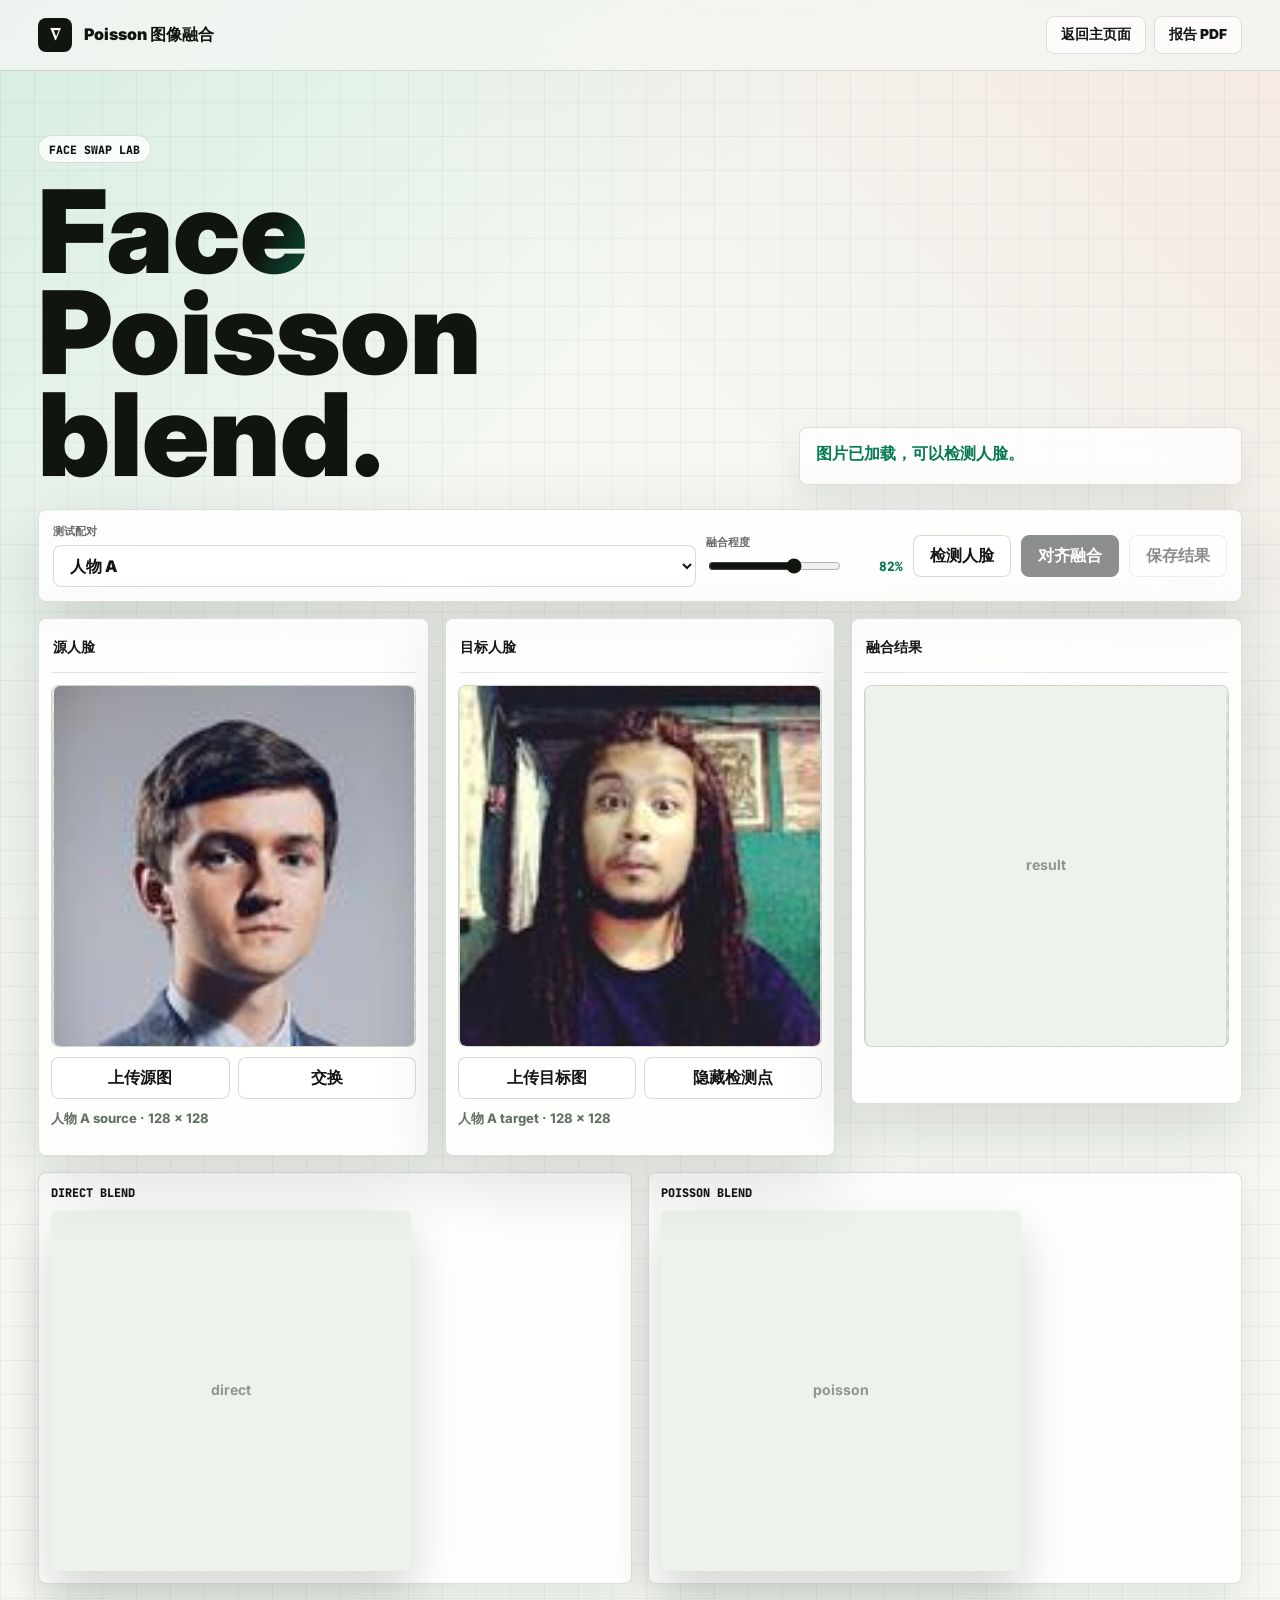
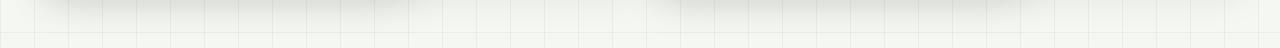
<file: faceswap.html>
<!DOCTYPE html>
<html lang="zh-CN">
<head>
  <meta charset="UTF-8">
  <meta name="viewport" content="width=device-width, initial-scale=1.0">
  <title>人脸融合小页面</title>
  <link href="https://fonts.googleapis.com/css2?family=Inter:wght@400;500;600;700;800;900&family=JetBrains+Mono:wght@400;600;700&display=swap" rel="stylesheet">
  <style>
    :root {
      --bg: #f4f7f2;
      --surface: rgba(255, 255, 255, 0.86);
      --surface-soft: #eef3ed;
      --ink: #10150f;
      --muted: #637061;
      --line: rgba(16, 21, 15, 0.13);
      --accent: #00a66d;
      --accent-strong: #047a54;
      --coral: #ff6f59;
      --blue: #2878ff;
      --shadow: 0 24px 70px rgba(16, 21, 15, 0.14);
      --radius: 8px;
      --page-pad: clamp(16px, 3vw, 48px);
    }

    * {
      box-sizing: border-box;
    }

    body {
      min-height: 100vh;
      margin: 0;
      color: var(--ink);
      background:
        linear-gradient(135deg, rgba(0, 166, 109, 0.12), transparent 32%),
        linear-gradient(225deg, rgba(255, 111, 89, 0.1), transparent 34%),
        linear-gradient(90deg, rgba(16, 21, 15, 0.045) 1px, transparent 1px),
        linear-gradient(180deg, rgba(16, 21, 15, 0.045) 1px, transparent 1px),
        var(--bg);
      background-size: auto, auto, 34px 34px, 34px 34px, auto;
      font-family: Inter, "PingFang SC", "Microsoft YaHei", -apple-system, BlinkMacSystemFont, "Segoe UI", sans-serif;
    }

    button,
    input,
    select {
      font: inherit;
    }

    .nav {
      position: sticky;
      top: 0;
      z-index: 20;
      padding: 0 var(--page-pad);
      background: rgba(244, 247, 242, 0.78);
      border-bottom: 1px solid var(--line);
      backdrop-filter: blur(18px);
    }

    .nav-inner {
      max-width: 1600px;
      min-height: 70px;
      margin: 0 auto;
      display: flex;
      align-items: center;
      justify-content: space-between;
      gap: 18px;
    }

    .brand,
    .nav-link {
      color: var(--ink);
      text-decoration: none;
      font-weight: 900;
    }

    .brand {
      display: flex;
      align-items: center;
      gap: 12px;
      white-space: nowrap;
    }

    .brand-mark {
      width: 34px;
      height: 34px;
      display: grid;
      place-items: center;
      color: #fff;
      background: var(--ink);
      border-radius: var(--radius);
      font-weight: 900;
    }

    .nav-actions {
      display: flex;
      align-items: center;
      gap: 8px;
    }

    .nav-link {
      min-height: 38px;
      display: inline-flex;
      align-items: center;
      padding: 0 14px;
      background: rgba(255, 255, 255, 0.76);
      border: 1px solid var(--line);
      border-radius: var(--radius);
      font-size: 0.86rem;
    }

    .page {
      max-width: 1600px;
      margin: 0 auto;
      padding: clamp(28px, 5vw, 70px) var(--page-pad) 64px;
    }

    .hero {
      display: grid;
      grid-template-columns: minmax(0, 0.8fr) minmax(280px, 0.5fr);
      align-items: end;
      gap: clamp(18px, 4vw, 54px);
      margin-bottom: 24px;
    }

    .kicker {
      display: inline-flex;
      align-items: center;
      min-height: 28px;
      padding: 0 10px;
      color: var(--ink);
      background: rgba(255, 255, 255, 0.78);
      border: 1px solid var(--line);
      border-radius: 999px;
      font-family: "JetBrains Mono", ui-monospace, SFMono-Regular, Menlo, monospace;
      font-size: 0.72rem;
      font-weight: 800;
      text-transform: uppercase;
    }

    h1 {
      max-width: 960px;
      margin: 18px 0 0;
      font-size: clamp(3.3rem, 9vw, 8.8rem);
      line-height: 0.88;
      letter-spacing: 0;
      font-weight: 900;
    }

    h1 span {
      display: block;
      color: transparent;
      background: linear-gradient(120deg, #10150f 0 34%, #047a54 48%, #2878ff 76%, #ff6f59 100%);
      -webkit-background-clip: text;
      background-clip: text;
    }

    .status {
      min-height: 58px;
      padding: 14px 16px;
      color: var(--muted);
      background: rgba(255, 255, 255, 0.8);
      border: 1px solid var(--line);
      border-radius: var(--radius);
      box-shadow: 0 14px 36px rgba(16, 21, 15, 0.08);
      font-weight: 750;
      line-height: 1.45;
    }

    .status.ready,
    .status.success {
      color: var(--accent-strong);
    }

    .status.busy {
      color: #9b6a08;
    }

    .status.error {
      color: #b93f2d;
    }

    .toolbar {
      margin: 0 0 16px;
      padding: 14px;
      display: grid;
      grid-template-columns: minmax(180px, 1fr) repeat(4, auto);
      align-items: center;
      gap: 10px;
      background: var(--surface);
      border: 1px solid var(--line);
      border-radius: var(--radius);
      box-shadow: var(--shadow);
      backdrop-filter: blur(18px);
    }

    .control {
      min-width: 0;
    }

    .label {
      display: block;
      margin-bottom: 6px;
      color: rgba(16, 21, 15, 0.64);
      font-family: "JetBrains Mono", ui-monospace, SFMono-Regular, Menlo, monospace;
      font-size: 0.68rem;
      font-weight: 800;
      text-transform: uppercase;
    }

    select,
    .btn {
      min-height: 42px;
      color: var(--ink);
      background: rgba(255, 255, 255, 0.82);
      border: 1px solid rgba(16, 21, 15, 0.16);
      border-radius: var(--radius);
      font-weight: 850;
    }

    select {
      width: 100%;
      padding: 0 12px;
    }

    .btn {
      padding: 0 16px;
      cursor: pointer;
      transition: transform 0.16s, background 0.16s, border-color 0.16s;
      white-space: nowrap;
    }

    .btn:hover:not(:disabled) {
      transform: translateY(-1px);
      background: #fff;
      border-color: rgba(16, 21, 15, 0.28);
    }

    .btn.primary {
      color: #fff;
      background: var(--ink);
      border-color: var(--ink);
    }

    .btn:disabled {
      cursor: not-allowed;
      opacity: 0.48;
    }

    .range-row {
      min-width: min(240px, 100%);
      display: grid;
      grid-template-columns: minmax(120px, 1fr) 54px;
      align-items: center;
      gap: 10px;
    }

    input[type="range"] {
      width: 100%;
      accent-color: var(--ink);
    }

    .range-value {
      color: var(--accent-strong);
      font-family: "JetBrains Mono", ui-monospace, SFMono-Regular, Menlo, monospace;
      font-size: 0.8rem;
      font-weight: 900;
      text-align: right;
    }

    .grid {
      display: grid;
      grid-template-columns: repeat(3, minmax(0, 1fr));
      gap: 16px;
      align-items: start;
    }

    .panel {
      min-width: 0;
      padding: 12px;
      background: var(--surface);
      border: 1px solid var(--line);
      border-radius: var(--radius);
      box-shadow: var(--shadow);
      backdrop-filter: blur(18px);
    }

    .panel-header {
      min-height: 42px;
      display: flex;
      align-items: center;
      justify-content: space-between;
      gap: 10px;
      padding: 2px 2px 10px;
      border-bottom: 1px solid rgba(16, 21, 15, 0.1);
    }

    .panel-title {
      font-size: 0.88rem;
      font-weight: 900;
      text-transform: uppercase;
    }

    .canvas-wrap {
      min-height: 360px;
      display: grid;
      place-items: center;
      margin-top: 12px;
      overflow: hidden;
      background:
        linear-gradient(45deg, rgba(16, 21, 15, 0.045) 25%, transparent 25%),
        linear-gradient(-45deg, rgba(16, 21, 15, 0.045) 25%, transparent 25%),
        linear-gradient(45deg, transparent 75%, rgba(16, 21, 15, 0.045) 75%),
        linear-gradient(-45deg, transparent 75%, rgba(16, 21, 15, 0.045) 75%),
        #edf3ea;
      background-size: 18px 18px;
      background-position: 0 0, 0 9px, 9px -9px, -9px 0;
      border: 1px solid rgba(16, 21, 15, 0.12);
      border-radius: var(--radius);
    }

    canvas {
      max-width: 100%;
      height: auto;
      display: block;
      background: #f7faf6;
      border-radius: 6px;
      box-shadow: 0 22px 48px rgba(16, 21, 15, 0.17);
    }

    .panel-actions {
      margin-top: 10px;
      display: grid;
      grid-template-columns: repeat(2, minmax(0, 1fr));
      gap: 8px;
    }

    .file-input {
      display: none;
    }

    .meta {
      min-height: 34px;
      margin-top: 10px;
      color: var(--muted);
      font-size: 0.82rem;
      font-weight: 750;
      line-height: 1.45;
      overflow-wrap: anywhere;
    }

    .comparison {
      margin-top: 16px;
      display: grid;
      grid-template-columns: repeat(2, minmax(0, 1fr));
      gap: 16px;
    }

    .comparison figure {
      margin: 0;
      padding: 12px;
      background: var(--surface);
      border: 1px solid var(--line);
      border-radius: var(--radius);
      box-shadow: 0 14px 36px rgba(16, 21, 15, 0.08);
    }

    .comparison figcaption {
      margin-bottom: 10px;
      color: var(--ink);
      font-family: "JetBrains Mono", ui-monospace, SFMono-Regular, Menlo, monospace;
      font-size: 0.74rem;
      font-weight: 900;
      text-transform: uppercase;
    }

    @media (max-width: 1100px) {
      .hero,
      .grid,
      .toolbar,
      .comparison {
        grid-template-columns: 1fr;
      }

      .toolbar {
        align-items: stretch;
      }
    }

    @media (max-width: 620px) {
      .nav-inner,
      .nav-actions {
        align-items: stretch;
        flex-direction: column;
      }

      .nav-link,
      .btn {
        justify-content: center;
        width: 100%;
      }

      h1 {
        font-size: clamp(2.8rem, 17vw, 5rem);
      }

      .canvas-wrap {
        min-height: 280px;
      }
    }
  </style>
</head>
<body>
  <nav class="nav">
    <div class="nav-inner">
      <a class="brand" href="index.html">
        <span class="brand-mark">∇</span>
        Poisson 图像融合
      </a>
      <div class="nav-actions">
        <a class="nav-link" href="index.html">返回主页面</a>
        <a class="nav-link" id="reportLink" href="report/option3_report.pdf">报告 PDF</a>
      </div>
    </div>
  </nav>

  <main class="page">
    <section class="hero">
      <div>
        <span class="kicker">Face Swap Lab</span>
        <h1><span>Face</span> Poisson blend.</h1>
      </div>
      <div id="status" class="status ready">请选择一组预设或上传图片。</div>
    </section>

    <section class="toolbar" aria-label="人脸融合控制">
      <div class="control">
        <label class="label" for="pairSelect">测试配对</label>
        <select id="pairSelect">
          <option value="face1">人物 A</option>
          <option value="face2">人物 B</option>
          <option value="face3">人物 C</option>
          <option value="face4">人物 D</option>
        </select>
      </div>
      <div class="control">
        <span class="label">融合程度</span>
        <div class="range-row">
          <input type="range" id="blendSlider" min="45" max="100" step="1" value="82">
          <span id="blendValue" class="range-value">82%</span>
        </div>
      </div>
      <button type="button" id="detectBtn" class="btn">检测人脸</button>
      <button type="button" id="blendBtn" class="btn primary" disabled>对齐融合</button>
      <button type="button" id="saveBtn" class="btn" disabled>保存结果</button>
    </section>

    <section class="grid" aria-label="人脸融合工作区">
      <article class="panel">
        <div class="panel-header">
          <span class="panel-title">源人脸</span>
        </div>
        <div class="canvas-wrap">
          <canvas id="sourceCanvas" width="360" height="360"></canvas>
        </div>
        <div class="panel-actions">
          <button type="button" id="sourceUploadBtn" class="btn">上传源图</button>
          <button type="button" id="swapBtn" class="btn">交换</button>
          <input id="sourceUpload" class="file-input" type="file" accept="image/*">
        </div>
        <div id="sourceMeta" class="meta"></div>
      </article>

      <article class="panel">
        <div class="panel-header">
          <span class="panel-title">目标人脸</span>
        </div>
        <div class="canvas-wrap">
          <canvas id="targetCanvas" width="360" height="360"></canvas>
        </div>
        <div class="panel-actions">
          <button type="button" id="targetUploadBtn" class="btn">上传目标图</button>
          <button type="button" id="landmarksBtn" class="btn">隐藏检测点</button>
          <input id="targetUpload" class="file-input" type="file" accept="image/*">
        </div>
        <div id="targetMeta" class="meta"></div>
      </article>

      <article class="panel">
        <div class="panel-header">
          <span class="panel-title">融合结果</span>
        </div>
        <div class="canvas-wrap">
          <canvas id="resultCanvas" width="360" height="360"></canvas>
        </div>
        <div id="resultMeta" class="meta"></div>
      </article>
    </section>

    <section class="comparison" aria-label="结果对比">
      <figure>
        <figcaption>Direct blend</figcaption>
        <canvas id="directCanvas" width="360" height="360"></canvas>
      </figure>
      <figure>
        <figcaption>Poisson blend</figcaption>
        <canvas id="poissonCanvas" width="360" height="360"></canvas>
      </figure>
    </section>
  </main>

  <script src="faceswap.js"></script>
</body>
</html>
</file>
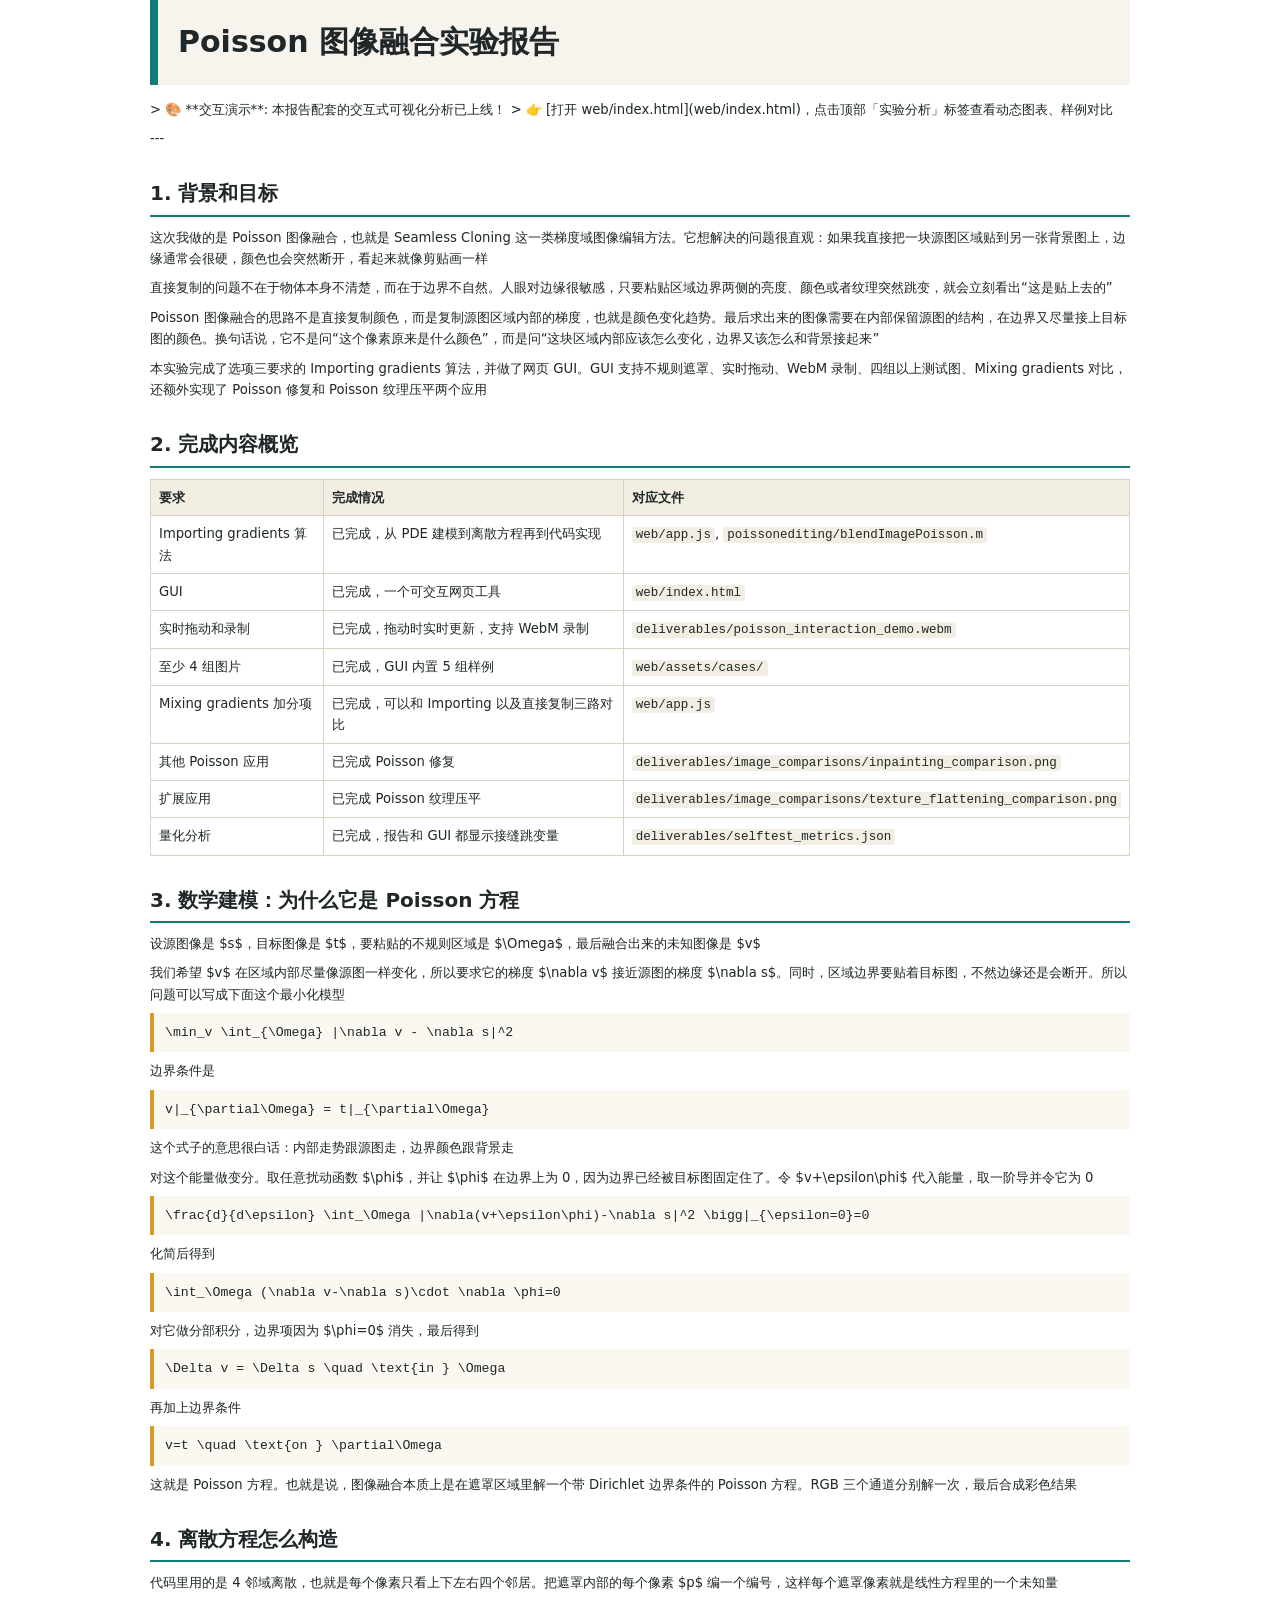
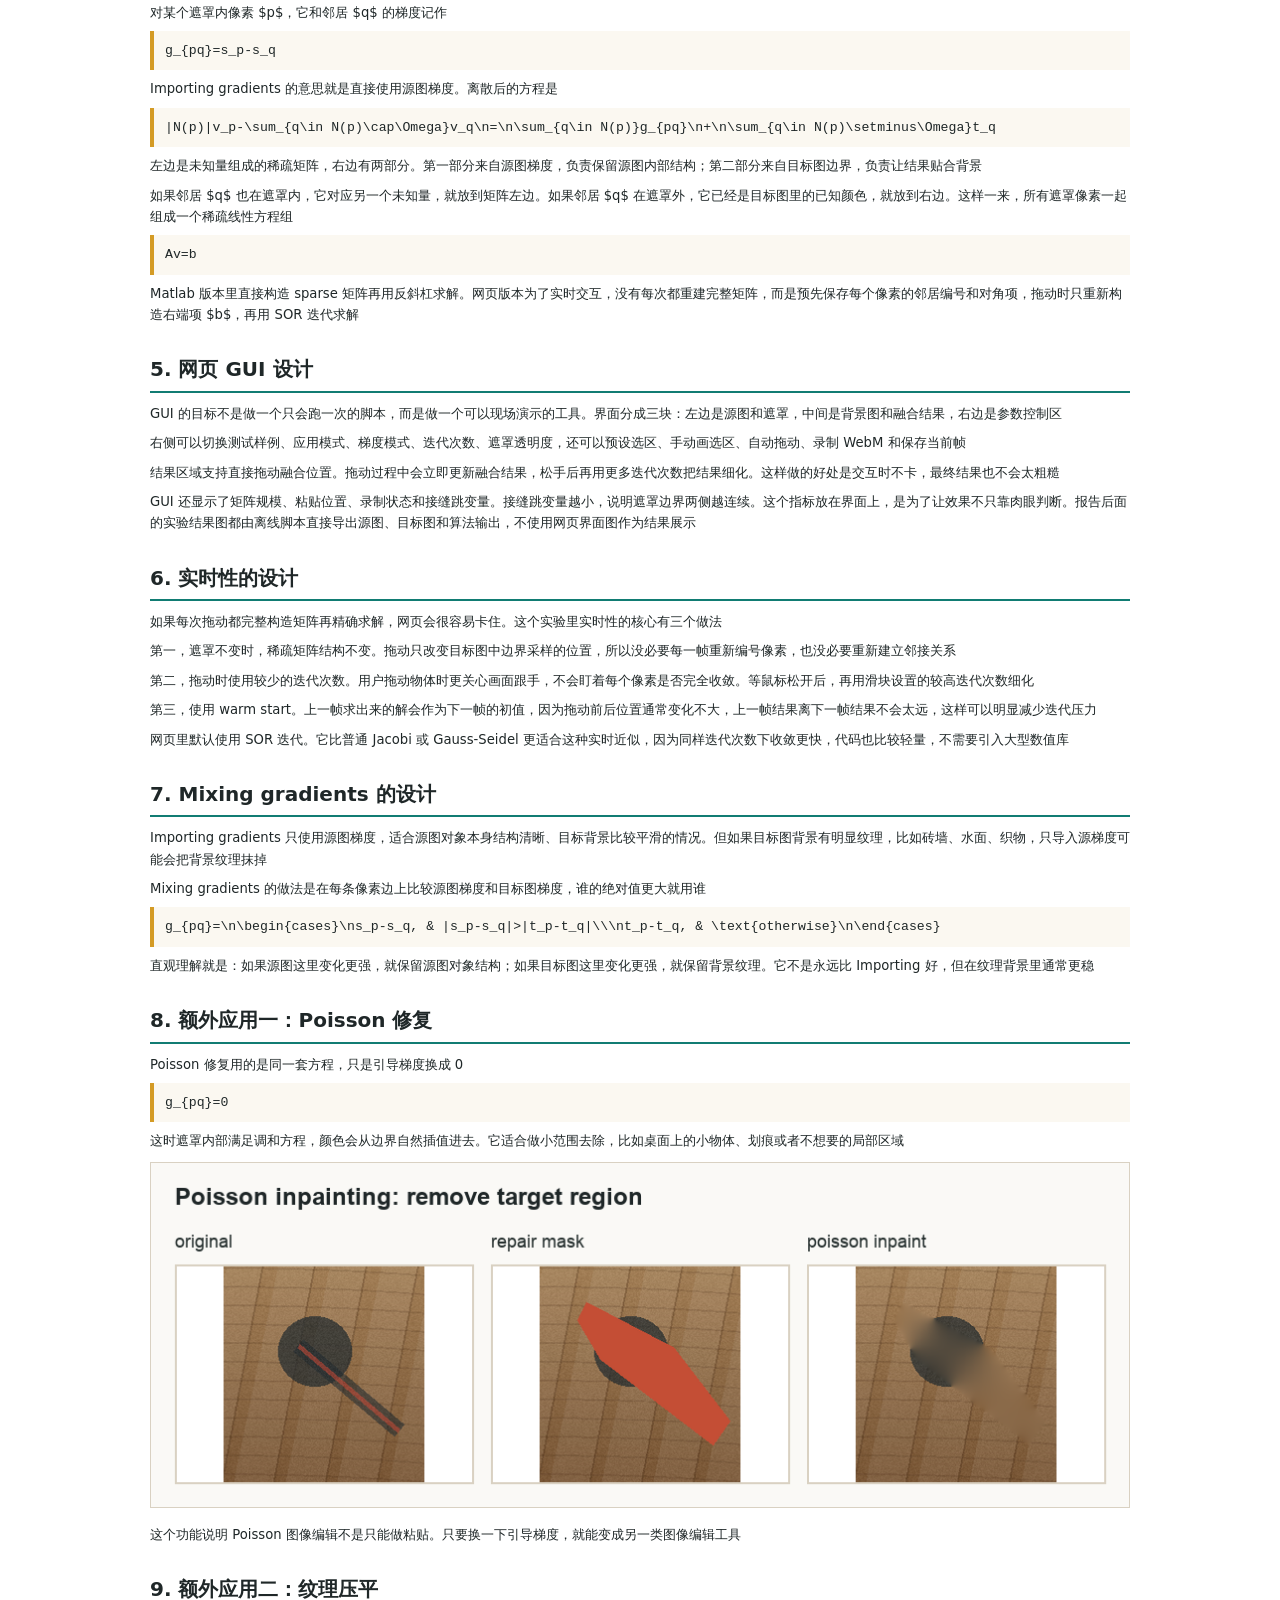
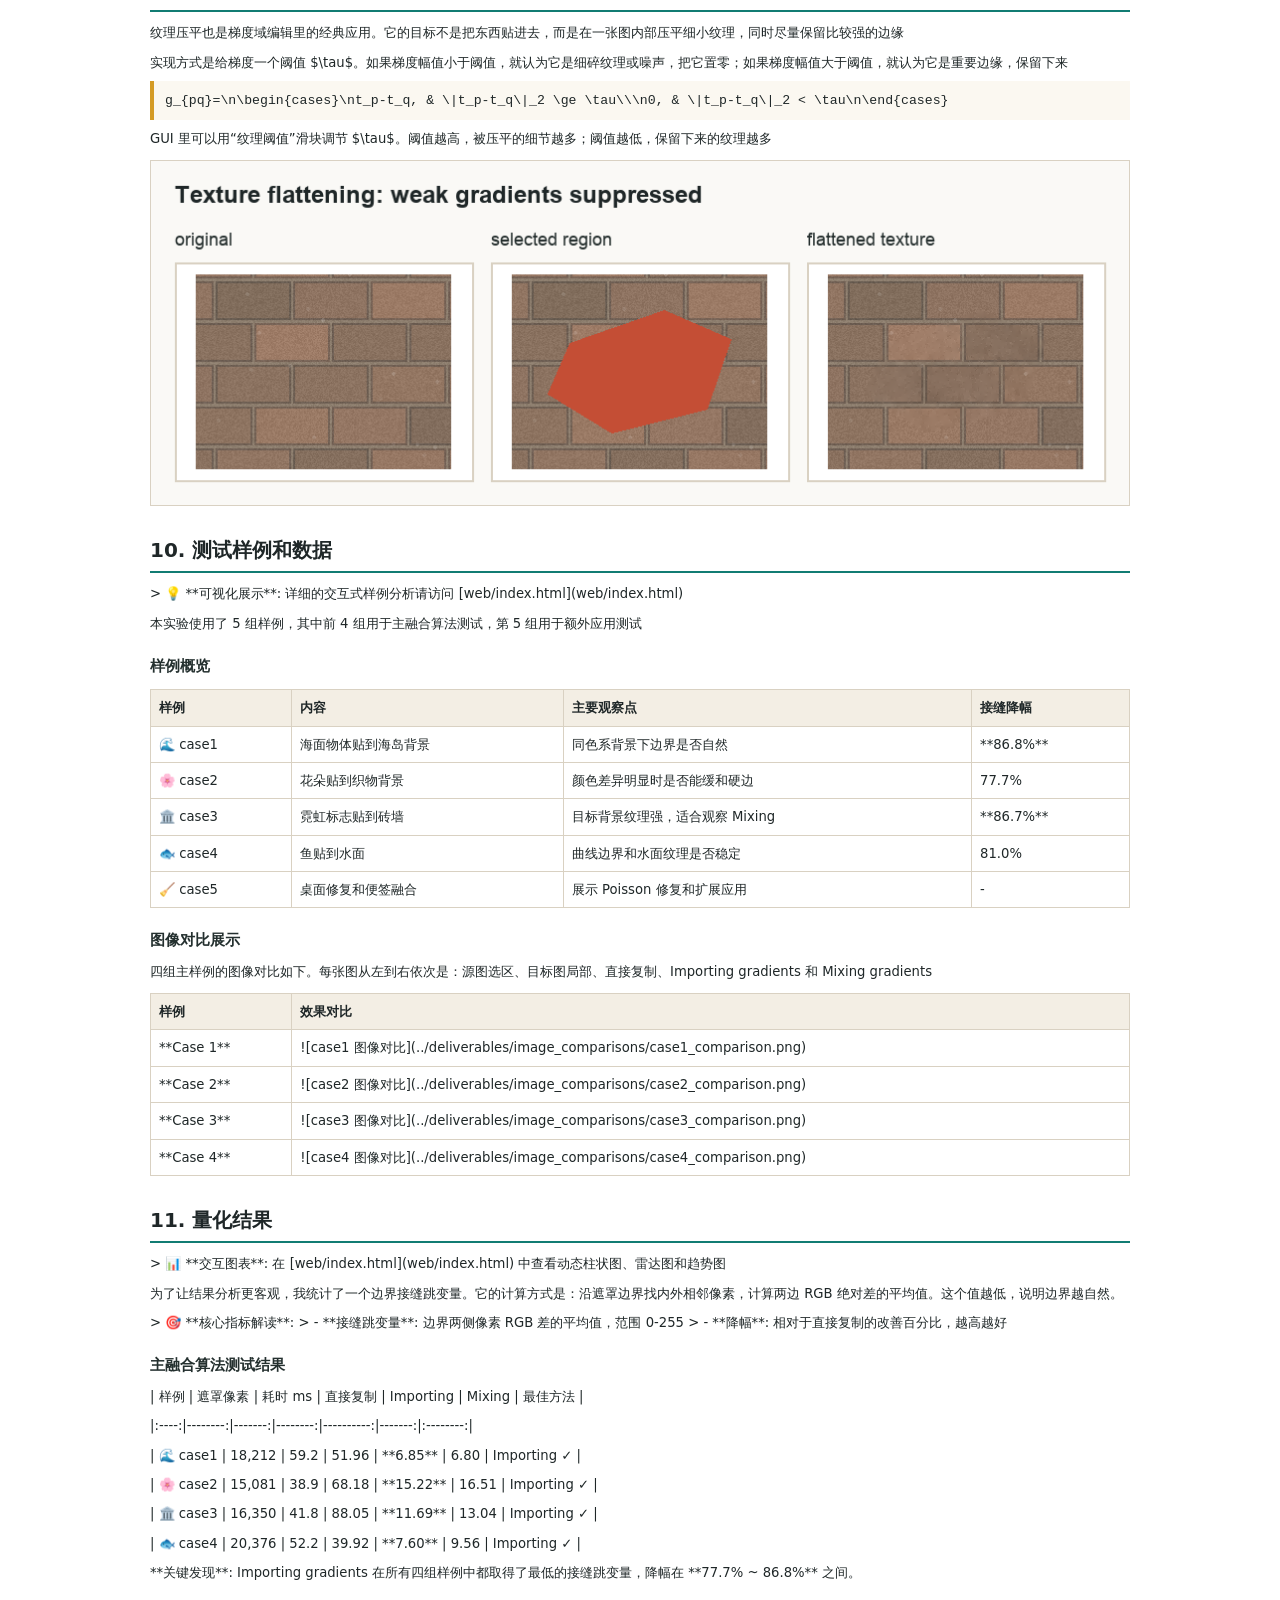
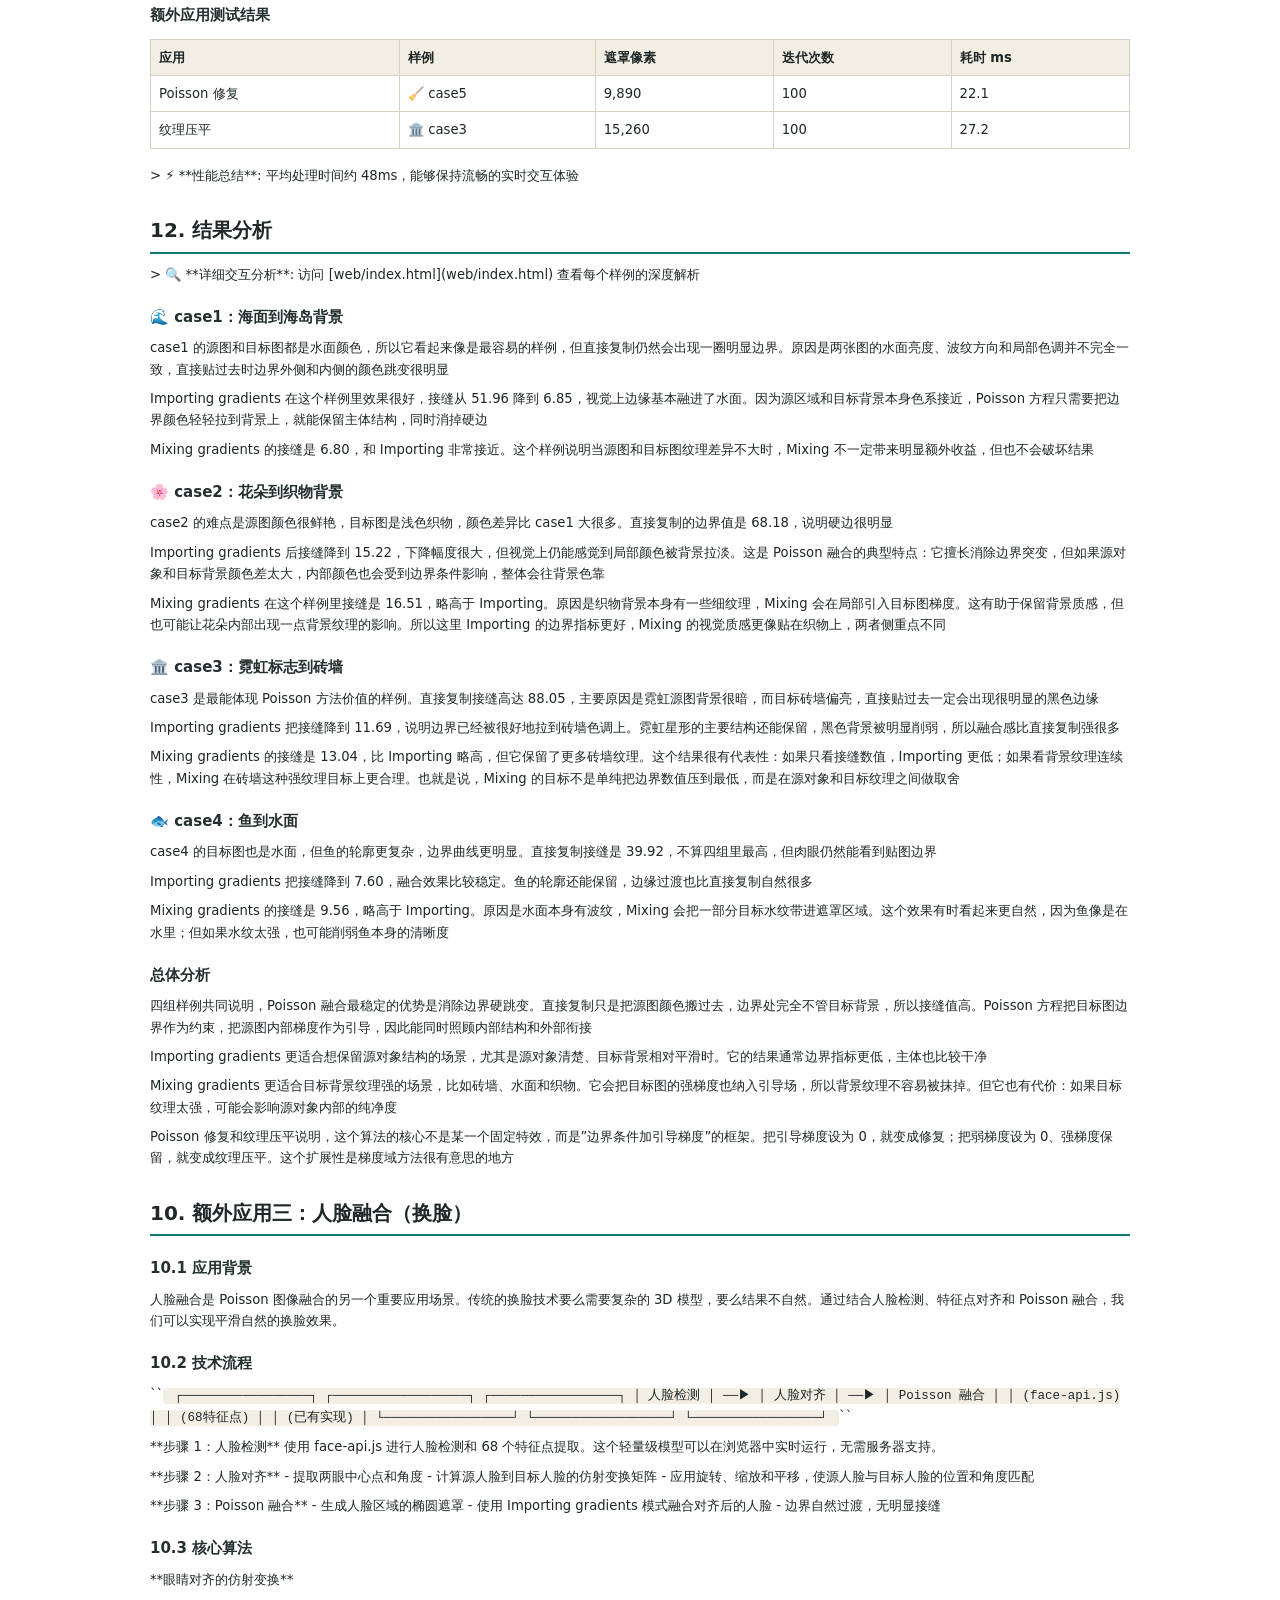
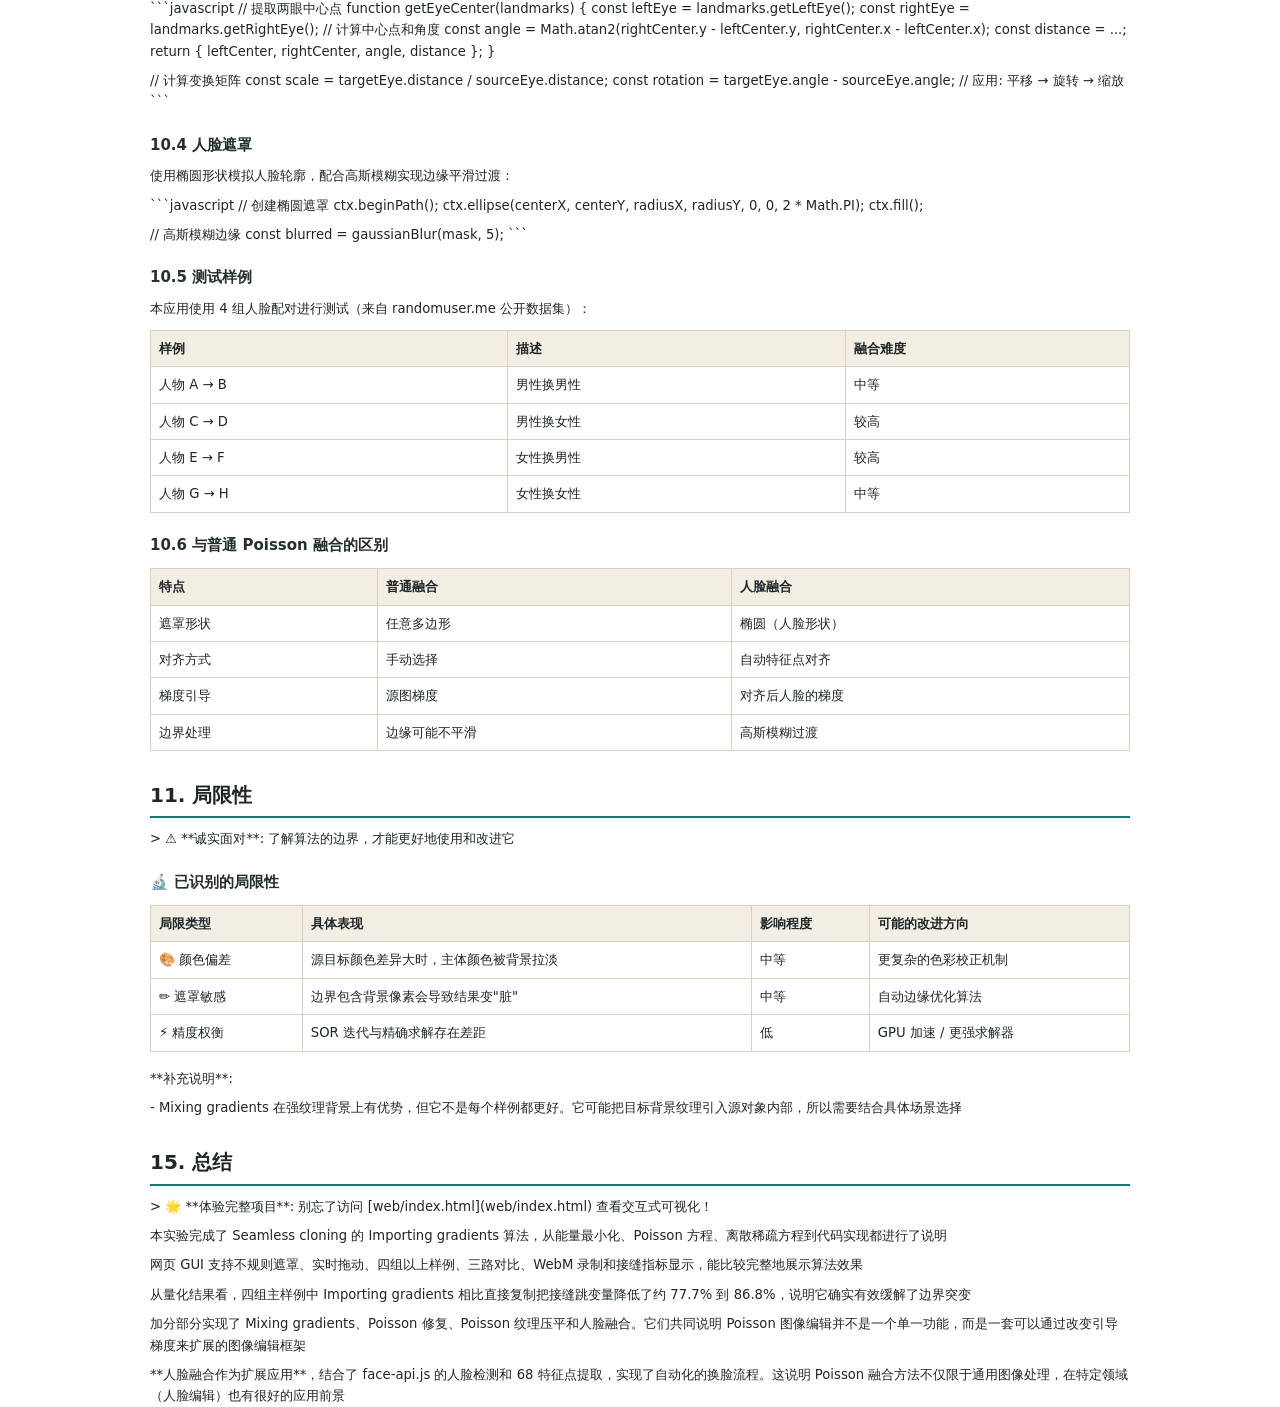
<file: report/option3_report.html>
<!doctype html><html lang="zh-CN"><head><meta charset="utf-8"><title>选项三：Poisson 图像融合实验报告</title><style>
@page { margin: 17mm 15mm; }
* { box-sizing: border-box; }
body {
  margin: 0;
  color: #1f2728;
  background: white;
  font-family: ui-sans-serif, system-ui, -apple-system, BlinkMacSystemFont, "Segoe UI", "PingFang SC", "Microsoft YaHei", sans-serif;
  font-size: 13.2px;
  line-height: 1.62;
}
h1 { margin: 0 0 14px; padding: 18px 20px; border-left: 8px solid #117c73; background: #f7f4ed; font-size: 30px; }
h2 { margin: 28px 0 10px; padding-bottom: 5px; border-bottom: 2px solid #117c73; font-size: 20px; }
h3 { margin: 20px 0 7px; font-size: 15px; color: #24302f; }
p { margin: 8px 0; }
code { padding: 1px 4px; background: #f3eee4; border-radius: 3px; font-family: ui-monospace, SFMono-Regular, Menlo, Consolas, monospace; font-size: 0.95em; }
table { width: 100%; margin: 11px 0 16px; border-collapse: collapse; page-break-inside: avoid; }
th, td { padding: 7px 8px; border: 1px solid #d9d1c2; vertical-align: top; }
th { background: #f3eee4; text-align: left; }
img { display: block; max-width: 100%; margin: 10px auto 16px; border: 1px solid #d9d1c2; }
.math { margin: 8px 0; padding: 9px 11px; border-left: 4px solid #d49b25; background: #fbf8f1; font-family: ui-monospace, SFMono-Regular, Menlo, Consolas, monospace; white-space: pre-wrap; }
.content { max-width: 980px; margin: 0 auto; }
</style></head><body><main class="content"><h1>Poisson 图像融合实验报告</h1>
<p>&gt; 🎨 **交互演示**: 本报告配套的交互式可视化分析已上线！ &gt; 👉 [打开 web/index.html](web/index.html)，点击顶部「实验分析」标签查看动态图表、样例对比</p>
<p>---</p>
<h2>1. 背景和目标</h2>
<p>这次我做的是 Poisson 图像融合，也就是 Seamless Cloning 这一类梯度域图像编辑方法。它想解决的问题很直观：如果我直接把一块源图区域贴到另一张背景图上，边缘通常会很硬，颜色也会突然断开，看起来就像剪贴画一样</p>
<p>直接复制的问题不在于物体本身不清楚，而在于边界不自然。人眼对边缘很敏感，只要粘贴区域边界两侧的亮度、颜色或者纹理突然跳变，就会立刻看出“这是贴上去的”</p>
<p>Poisson 图像融合的思路不是直接复制颜色，而是复制源图区域内部的梯度，也就是颜色变化趋势。最后求出来的图像需要在内部保留源图的结构，在边界又尽量接上目标图的颜色。换句话说，它不是问“这个像素原来是什么颜色”，而是问“这块区域内部应该怎么变化，边界又该怎么和背景接起来”</p>
<p>本实验完成了选项三要求的 Importing gradients 算法，并做了网页 GUI。GUI 支持不规则遮罩、实时拖动、WebM 录制、四组以上测试图、Mixing gradients 对比，还额外实现了 Poisson 修复和 Poisson 纹理压平两个应用</p>
<h2>2. 完成内容概览</h2>
<table><thead><tr>
<th>要求</th>
<th>完成情况</th>
<th>对应文件</th>
</tr></thead><tbody>
<tr>
<td>Importing gradients 算法</td>
<td>已完成，从 PDE 建模到离散方程再到代码实现</td>
<td><code>web/app.js</code>, <code>poissonediting/blendImagePoisson.m</code></td>
</tr>
<tr>
<td>GUI</td>
<td>已完成，一个可交互网页工具</td>
<td><code>web/index.html</code></td>
</tr>
<tr>
<td>实时拖动和录制</td>
<td>已完成，拖动时实时更新，支持 WebM 录制</td>
<td><code>deliverables/poisson_interaction_demo.webm</code></td>
</tr>
<tr>
<td>至少 4 组图片</td>
<td>已完成，GUI 内置 5 组样例</td>
<td><code>web/assets/cases/</code></td>
</tr>
<tr>
<td>Mixing gradients 加分项</td>
<td>已完成，可以和 Importing 以及直接复制三路对比</td>
<td><code>web/app.js</code></td>
</tr>
<tr>
<td>其他 Poisson 应用</td>
<td>已完成 Poisson 修复</td>
<td><code>deliverables/image_comparisons/inpainting_comparison.png</code></td>
</tr>
<tr>
<td>扩展应用</td>
<td>已完成 Poisson 纹理压平</td>
<td><code>deliverables/image_comparisons/texture_flattening_comparison.png</code></td>
</tr>
<tr>
<td>量化分析</td>
<td>已完成，报告和 GUI 都显示接缝跳变量</td>
<td><code>deliverables/selftest_metrics.json</code></td>
</tr>
</tbody></table>
<h2>3. 数学建模：为什么它是 Poisson 方程</h2>
<p>设源图像是 $s$，目标图像是 $t$，要粘贴的不规则区域是 $\Omega$，最后融合出来的未知图像是 $v$</p>
<p>我们希望 $v$ 在区域内部尽量像源图一样变化，所以要求它的梯度 $\nabla v$ 接近源图的梯度 $\nabla s$。同时，区域边界要贴着目标图，不然边缘还是会断开。所以问题可以写成下面这个最小化模型</p>
<div class="math">\min_v \int_{\Omega} |\nabla v - \nabla s|^2</div>
<p>边界条件是</p>
<div class="math">v|_{\partial\Omega} = t|_{\partial\Omega}</div>
<p>这个式子的意思很白话：内部走势跟源图走，边界颜色跟背景走</p>
<p>对这个能量做变分。取任意扰动函数 $\phi$，并让 $\phi$ 在边界上为 0，因为边界已经被目标图固定住了。令 $v+\epsilon\phi$ 代入能量，取一阶导并令它为 0</p>
<div class="math">\frac{d}{d\epsilon} \int_\Omega |\nabla(v+\epsilon\phi)-\nabla s|^2 \bigg|_{\epsilon=0}=0</div>
<p>化简后得到</p>
<div class="math">\int_\Omega (\nabla v-\nabla s)\cdot \nabla \phi=0</div>
<p>对它做分部积分，边界项因为 $\phi=0$ 消失，最后得到</p>
<div class="math">\Delta v = \Delta s \quad \text{in } \Omega</div>
<p>再加上边界条件</p>
<div class="math">v=t \quad \text{on } \partial\Omega</div>
<p>这就是 Poisson 方程。也就是说，图像融合本质上是在遮罩区域里解一个带 Dirichlet 边界条件的 Poisson 方程。RGB 三个通道分别解一次，最后合成彩色结果</p>
<h2>4. 离散方程怎么构造</h2>
<p>代码里用的是 4 邻域离散，也就是每个像素只看上下左右四个邻居。把遮罩内部的每个像素 $p$ 编一个编号，这样每个遮罩像素就是线性方程里的一个未知量</p>
<p>对某个遮罩内像素 $p$，它和邻居 $q$ 的梯度记作</p>
<div class="math">g_{pq}=s_p-s_q</div>
<p>Importing gradients 的意思就是直接使用源图梯度。离散后的方程是</p>
<div class="math">|N(p)|v_p-\sum_{q\in N(p)\cap\Omega}v_q\n=\n\sum_{q\in N(p)}g_{pq}\n+\n\sum_{q\in N(p)\setminus\Omega}t_q</div>
<p>左边是未知量组成的稀疏矩阵，右边有两部分。第一部分来自源图梯度，负责保留源图内部结构；第二部分来自目标图边界，负责让结果贴合背景</p>
<p>如果邻居 $q$ 也在遮罩内，它对应另一个未知量，就放到矩阵左边。如果邻居 $q$ 在遮罩外，它已经是目标图里的已知颜色，就放到右边。这样一来，所有遮罩像素一起组成一个稀疏线性方程组</p>
<div class="math">Av=b</div>
<p>Matlab 版本里直接构造 sparse 矩阵再用反斜杠求解。网页版本为了实时交互，没有每次都重建完整矩阵，而是预先保存每个像素的邻居编号和对角项，拖动时只重新构造右端项 $b$，再用 SOR 迭代求解</p>
<h2>5. 网页 GUI 设计</h2>
<p>GUI 的目标不是做一个只会跑一次的脚本，而是做一个可以现场演示的工具。界面分成三块：左边是源图和遮罩，中间是背景图和融合结果，右边是参数控制区</p>
<p>右侧可以切换测试样例、应用模式、梯度模式、迭代次数、遮罩透明度，还可以预设选区、手动画选区、自动拖动、录制 WebM 和保存当前帧</p>
<p>结果区域支持直接拖动融合位置。拖动过程中会立即更新融合结果，松手后再用更多迭代次数把结果细化。这样做的好处是交互时不卡，最终结果也不会太粗糙</p>
<p>GUI 还显示了矩阵规模、粘贴位置、录制状态和接缝跳变量。接缝跳变量越小，说明遮罩边界两侧越连续。这个指标放在界面上，是为了让效果不只靠肉眼判断。报告后面的实验结果图都由离线脚本直接导出源图、目标图和算法输出，不使用网页界面图作为结果展示</p>
<h2>6. 实时性的设计</h2>
<p>如果每次拖动都完整构造矩阵再精确求解，网页会很容易卡住。这个实验里实时性的核心有三个做法</p>
<p>第一，遮罩不变时，稀疏矩阵结构不变。拖动只改变目标图中边界采样的位置，所以没必要每一帧重新编号像素，也没必要重新建立邻接关系</p>
<p>第二，拖动时使用较少的迭代次数。用户拖动物体时更关心画面跟手，不会盯着每个像素是否完全收敛。等鼠标松开后，再用滑块设置的较高迭代次数细化</p>
<p>第三，使用 warm start。上一帧求出来的解会作为下一帧的初值，因为拖动前后位置通常变化不大，上一帧结果离下一帧结果不会太远，这样可以明显减少迭代压力</p>
<p>网页里默认使用 SOR 迭代。它比普通 Jacobi 或 Gauss-Seidel 更适合这种实时近似，因为同样迭代次数下收敛更快，代码也比较轻量，不需要引入大型数值库</p>
<h2>7. Mixing gradients 的设计</h2>
<p>Importing gradients 只使用源图梯度，适合源图对象本身结构清晰、目标背景比较平滑的情况。但如果目标图背景有明显纹理，比如砖墙、水面、织物，只导入源梯度可能会把背景纹理抹掉</p>
<p>Mixing gradients 的做法是在每条像素边上比较源图梯度和目标图梯度，谁的绝对值更大就用谁</p>
<div class="math">g_{pq}=\n\begin{cases}\ns_p-s_q, &amp; |s_p-s_q|&gt;|t_p-t_q|\\\nt_p-t_q, &amp; \text{otherwise}\n\end{cases}</div>
<p>直观理解就是：如果源图这里变化更强，就保留源图对象结构；如果目标图这里变化更强，就保留背景纹理。它不是永远比 Importing 好，但在纹理背景里通常更稳</p>
<h2>8. 额外应用一：Poisson 修复</h2>
<p>Poisson 修复用的是同一套方程，只是引导梯度换成 0</p>
<div class="math">g_{pq}=0</div>
<p>这时遮罩内部满足调和方程，颜色会从边界自然插值进去。它适合做小范围去除，比如桌面上的小物体、划痕或者不想要的局部区域</p>
<img src="../deliverables/image_comparisons/inpainting_comparison.png" alt="Poisson 修复图像对比" />
<p>这个功能说明 Poisson 图像编辑不是只能做粘贴。只要换一下引导梯度，就能变成另一类图像编辑工具</p>
<h2>9. 额外应用二：纹理压平</h2>
<p>纹理压平也是梯度域编辑里的经典应用。它的目标不是把东西贴进去，而是在一张图内部压平细小纹理，同时尽量保留比较强的边缘</p>
<p>实现方式是给梯度一个阈值 $\tau$。如果梯度幅值小于阈值，就认为它是细碎纹理或噪声，把它置零；如果梯度幅值大于阈值，就认为它是重要边缘，保留下来</p>
<div class="math">g_{pq}=\n\begin{cases}\nt_p-t_q, &amp; \|t_p-t_q\|_2 \ge \tau\\\n0, &amp; \|t_p-t_q\|_2 &lt; \tau\n\end{cases}</div>
<p>GUI 里可以用“纹理阈值”滑块调节 $\tau$。阈值越高，被压平的细节越多；阈值越低，保留下来的纹理越多</p>
<img src="../deliverables/image_comparisons/texture_flattening_comparison.png" alt="Poisson 纹理压平图像对比" />
<h2>10. 测试样例和数据</h2>
<p>&gt; 💡 **可视化展示**: 详细的交互式样例分析请访问 [web/index.html](web/index.html)</p>
<p>本实验使用了 5 组样例，其中前 4 组用于主融合算法测试，第 5 组用于额外应用测试</p>
<h3>样例概览</h3>
<table><thead><tr>
<th>样例</th>
<th>内容</th>
<th>主要观察点</th>
<th>接缝降幅</th>
</tr></thead><tbody>
<tr>
<td>🌊 case1</td>
<td>海面物体贴到海岛背景</td>
<td>同色系背景下边界是否自然</td>
<td>**86.8%**</td>
</tr>
<tr>
<td>🌸 case2</td>
<td>花朵贴到织物背景</td>
<td>颜色差异明显时是否能缓和硬边</td>
<td>77.7%</td>
</tr>
<tr>
<td>🏛️ case3</td>
<td>霓虹标志贴到砖墙</td>
<td>目标背景纹理强，适合观察 Mixing</td>
<td>**86.7%**</td>
</tr>
<tr>
<td>🐟 case4</td>
<td>鱼贴到水面</td>
<td>曲线边界和水面纹理是否稳定</td>
<td>81.0%</td>
</tr>
<tr>
<td>🧹 case5</td>
<td>桌面修复和便签融合</td>
<td>展示 Poisson 修复和扩展应用</td>
<td>-</td>
</tr>
</tbody></table>
<h3>图像对比展示</h3>
<p>四组主样例的图像对比如下。每张图从左到右依次是：源图选区、目标图局部、直接复制、Importing gradients 和 Mixing gradients</p>
<table><thead><tr>
<th>样例</th>
<th>效果对比</th>
</tr></thead><tbody>
<tr>
<td>**Case 1**</td>
<td>![case1 图像对比](../deliverables/image_comparisons/case1_comparison.png)</td>
</tr>
<tr>
<td>**Case 2**</td>
<td>![case2 图像对比](../deliverables/image_comparisons/case2_comparison.png)</td>
</tr>
<tr>
<td>**Case 3**</td>
<td>![case3 图像对比](../deliverables/image_comparisons/case3_comparison.png)</td>
</tr>
<tr>
<td>**Case 4**</td>
<td>![case4 图像对比](../deliverables/image_comparisons/case4_comparison.png)</td>
</tr>
</tbody></table>
<h2>11. 量化结果</h2>
<p>&gt; 📊 **交互图表**: 在 [web/index.html](web/index.html) 中查看动态柱状图、雷达图和趋势图</p>
<p>为了让结果分析更客观，我统计了一个边界接缝跳变量。它的计算方式是：沿遮罩边界找内外相邻像素，计算两边 RGB 绝对差的平均值。这个值越低，说明边界越自然。</p>
<p>&gt; 🎯 **核心指标解读**: &gt; - **接缝跳变量**: 边界两侧像素 RGB 差的平均值，范围 0-255 &gt; - **降幅**: 相对于直接复制的改善百分比，越高越好</p>
<h3>主融合算法测试结果</h3>
<p>| 样例 | 遮罩像素 | 耗时 ms | 直接复制 | Importing | Mixing | 最佳方法 |</p>
<p>|:----:|--------:|-------:|--------:|----------:|-------:|:--------:|</p>
<p>| 🌊 case1 | 18,212 | 59.2 | 51.96 | **6.85** | 6.80 | Importing ✓ |</p>
<p>| 🌸 case2 | 15,081 | 38.9 | 68.18 | **15.22** | 16.51 | Importing ✓ |</p>
<p>| 🏛️ case3 | 16,350 | 41.8 | 88.05 | **11.69** | 13.04 | Importing ✓ |</p>
<p>| 🐟 case4 | 20,376 | 52.2 | 39.92 | **7.60** | 9.56 | Importing ✓ |</p>
<p>**关键发现**: Importing gradients 在所有四组样例中都取得了最低的接缝跳变量，降幅在 **77.7% ~ 86.8%** 之间。</p>
<h3>额外应用测试结果</h3>
<table><thead><tr>
<th>应用</th>
<th>样例</th>
<th>遮罩像素</th>
<th>迭代次数</th>
<th>耗时 ms</th>
</tr></thead><tbody>
<tr>
<td>Poisson 修复</td>
<td>🧹 case5</td>
<td>9,890</td>
<td>100</td>
<td>22.1</td>
</tr>
<tr>
<td>纹理压平</td>
<td>🏛️ case3</td>
<td>15,260</td>
<td>100</td>
<td>27.2</td>
</tr>
</tbody></table>
<p>&gt; ⚡ **性能总结**: 平均处理时间约 48ms，能够保持流畅的实时交互体验</p>
<h2>12. 结果分析</h2>
<p>&gt; 🔍 **详细交互分析**: 访问 [web/index.html](web/index.html) 查看每个样例的深度解析</p>
<h3>🌊 case1：海面到海岛背景</h3>
<p>case1 的源图和目标图都是水面颜色，所以它看起来像是最容易的样例，但直接复制仍然会出现一圈明显边界。原因是两张图的水面亮度、波纹方向和局部色调并不完全一致，直接贴过去时边界外侧和内侧的颜色跳变很明显</p>
<p>Importing gradients 在这个样例里效果很好，接缝从 51.96 降到 6.85，视觉上边缘基本融进了水面。因为源区域和目标背景本身色系接近，Poisson 方程只需要把边界颜色轻轻拉到背景上，就能保留主体结构，同时消掉硬边</p>
<p>Mixing gradients 的接缝是 6.80，和 Importing 非常接近。这个样例说明当源图和目标图纹理差异不大时，Mixing 不一定带来明显额外收益，但也不会破坏结果</p>
<h3>🌸 case2：花朵到织物背景</h3>
<p>case2 的难点是源图颜色很鲜艳，目标图是浅色织物，颜色差异比 case1 大很多。直接复制的边界值是 68.18，说明硬边很明显</p>
<p>Importing gradients 后接缝降到 15.22，下降幅度很大，但视觉上仍能感觉到局部颜色被背景拉淡。这是 Poisson 融合的典型特点：它擅长消除边界突变，但如果源对象和目标背景颜色差太大，内部颜色也会受到边界条件影响，整体会往背景色靠</p>
<p>Mixing gradients 在这个样例里接缝是 16.51，略高于 Importing。原因是织物背景本身有一些细纹理，Mixing 会在局部引入目标图梯度。这有助于保留背景质感，但也可能让花朵内部出现一点背景纹理的影响。所以这里 Importing 的边界指标更好，Mixing 的视觉质感更像贴在织物上，两者侧重点不同</p>
<h3>🏛️ case3：霓虹标志到砖墙</h3>
<p>case3 是最能体现 Poisson 方法价值的样例。直接复制接缝高达 88.05，主要原因是霓虹源图背景很暗，而目标砖墙偏亮，直接贴过去一定会出现很明显的黑色边缘</p>
<p>Importing gradients 把接缝降到 11.69，说明边界已经被很好地拉到砖墙色调上。霓虹星形的主要结构还能保留，黑色背景被明显削弱，所以融合感比直接复制强很多</p>
<p>Mixing gradients 的接缝是 13.04，比 Importing 略高，但它保留了更多砖墙纹理。这个结果很有代表性：如果只看接缝数值，Importing 更低；如果看背景纹理连续性，Mixing 在砖墙这种强纹理目标上更合理。也就是说，Mixing 的目标不是单纯把边界数值压到最低，而是在源对象和目标纹理之间做取舍</p>
<h3>🐟 case4：鱼到水面</h3>
<p>case4 的目标图也是水面，但鱼的轮廓更复杂，边界曲线更明显。直接复制接缝是 39.92，不算四组里最高，但肉眼仍然能看到贴图边界</p>
<p>Importing gradients 把接缝降到 7.60，融合效果比较稳定。鱼的轮廓还能保留，边缘过渡也比直接复制自然很多</p>
<p>Mixing gradients 的接缝是 9.56，略高于 Importing。原因是水面本身有波纹，Mixing 会把一部分目标水纹带进遮罩区域。这个效果有时看起来更自然，因为鱼像是在水里；但如果水纹太强，也可能削弱鱼本身的清晰度</p>
<h3>总体分析</h3>
<p>四组样例共同说明，Poisson 融合最稳定的优势是消除边界硬跳变。直接复制只是把源图颜色搬过去，边界处完全不管目标背景，所以接缝值高。Poisson 方程把目标图边界作为约束，把源图内部梯度作为引导，因此能同时照顾内部结构和外部衔接</p>
<p>Importing gradients 更适合想保留源对象结构的场景，尤其是源对象清楚、目标背景相对平滑时。它的结果通常边界指标更低，主体也比较干净</p>
<p>Mixing gradients 更适合目标背景纹理强的场景，比如砖墙、水面和织物。它会把目标图的强梯度也纳入引导场，所以背景纹理不容易被抹掉。但它也有代价：如果目标纹理太强，可能会影响源对象内部的纯净度</p>
<p>Poisson 修复和纹理压平说明，这个算法的核心不是某一个固定特效，而是”边界条件加引导梯度”的框架。把引导梯度设为 0，就变成修复；把弱梯度设为 0、强梯度保留，就变成纹理压平。这个扩展性是梯度域方法很有意思的地方</p>
<h2>10. 额外应用三：人脸融合（换脸）</h2>
<h3>10.1 应用背景</h3>
<p>人脸融合是 Poisson 图像融合的另一个重要应用场景。传统的换脸技术要么需要复杂的 3D 模型，要么结果不自然。通过结合人脸检测、特征点对齐和 Poisson 融合，我们可以实现平滑自然的换脸效果。</p>
<h3>10.2 技术流程</h3>
<p>``<code> ┌─────────────────┐     ┌──────────────────┐     ┌─────────────────┐ │   人脸检测       │ ──▶ │   人脸对齐       │ ──▶ │  Poisson 融合   │ │  (face-api.js)  │     │  (68特征点)      │     │  (已有实现)     │ └─────────────────┘     └──────────────────┘     └─────────────────┘ </code>``</p>
<p>**步骤 1：人脸检测** 使用 face-api.js 进行人脸检测和 68 个特征点提取。这个轻量级模型可以在浏览器中实时运行，无需服务器支持。</p>
<p>**步骤 2：人脸对齐** - 提取两眼中心点和角度 - 计算源人脸到目标人脸的仿射变换矩阵 - 应用旋转、缩放和平移，使源人脸与目标人脸的位置和角度匹配</p>
<p>**步骤 3：Poisson 融合** - 生成人脸区域的椭圆遮罩 - 使用 Importing gradients 模式融合对齐后的人脸 - 边界自然过渡，无明显接缝</p>
<h3>10.3 核心算法</h3>
<p>**眼睛对齐的仿射变换**</p>
<p>```javascript // 提取两眼中心点 function getEyeCenter(landmarks) { const leftEye = landmarks.getLeftEye(); const rightEye = landmarks.getRightEye(); // 计算中心点和角度 const angle = Math.atan2(rightCenter.y - leftCenter.y, rightCenter.x - leftCenter.x); const distance = ...; return { leftCenter, rightCenter, angle, distance }; }</p>
<p>// 计算变换矩阵 const scale = targetEye.distance / sourceEye.distance; const rotation = targetEye.angle - sourceEye.angle; // 应用: 平移 → 旋转 → 缩放 ```</p>
<h3>10.4 人脸遮罩</h3>
<p>使用椭圆形状模拟人脸轮廓，配合高斯模糊实现边缘平滑过渡：</p>
<p>```javascript // 创建椭圆遮罩 ctx.beginPath(); ctx.ellipse(centerX, centerY, radiusX, radiusY, 0, 0, 2 * Math.PI); ctx.fill();</p>
<p>// 高斯模糊边缘 const blurred = gaussianBlur(mask, 5); ```</p>
<h3>10.5 测试样例</h3>
<p>本应用使用 4 组人脸配对进行测试（来自 randomuser.me 公开数据集）：</p>
<table><thead><tr>
<th>样例</th>
<th>描述</th>
<th>融合难度</th>
</tr></thead><tbody>
<tr>
<td>人物 A → B</td>
<td>男性换男性</td>
<td>中等</td>
</tr>
<tr>
<td>人物 C → D</td>
<td>男性换女性</td>
<td>较高</td>
</tr>
<tr>
<td>人物 E → F</td>
<td>女性换男性</td>
<td>较高</td>
</tr>
<tr>
<td>人物 G → H</td>
<td>女性换女性</td>
<td>中等</td>
</tr>
</tbody></table>
<h3>10.6 与普通 Poisson 融合的区别</h3>
<table><thead><tr>
<th>特点</th>
<th>普通融合</th>
<th>人脸融合</th>
</tr></thead><tbody>
<tr>
<td>遮罩形状</td>
<td>任意多边形</td>
<td>椭圆（人脸形状）</td>
</tr>
<tr>
<td>对齐方式</td>
<td>手动选择</td>
<td>自动特征点对齐</td>
</tr>
<tr>
<td>梯度引导</td>
<td>源图梯度</td>
<td>对齐后人脸的梯度</td>
</tr>
<tr>
<td>边界处理</td>
<td>边缘可能不平滑</td>
<td>高斯模糊过渡</td>
</tr>
</tbody></table>
<h2>11. 局限性</h2>
<p>&gt; ⚠️ **诚实面对**: 了解算法的边界，才能更好地使用和改进它</p>
<h3>🔬 已识别的局限性</h3>
<table><thead><tr>
<th>局限类型</th>
<th>具体表现</th>
<th>影响程度</th>
<th>可能的改进方向</th>
</tr></thead><tbody>
<tr>
<td>🎨 颜色偏差</td>
<td>源目标颜色差异大时，主体颜色被背景拉淡</td>
<td>中等</td>
<td>更复杂的色彩校正机制</td>
</tr>
<tr>
<td>✏️ 遮罩敏感</td>
<td>边界包含背景像素会导致结果变&quot;脏&quot;</td>
<td>中等</td>
<td>自动边缘优化算法</td>
</tr>
<tr>
<td>⚡ 精度权衡</td>
<td>SOR 迭代与精确求解存在差距</td>
<td>低</td>
<td>GPU 加速 / 更强求解器</td>
</tr>
</tbody></table>
<p>**补充说明**:</p>
<p>- Mixing gradients 在强纹理背景上有优势，但它不是每个样例都更好。它可能把目标背景纹理引入源对象内部，所以需要结合具体场景选择</p>
<h2>15. 总结</h2>
<p>&gt; 🌟 **体验完整项目**: 别忘了访问 [web/index.html](web/index.html) 查看交互式可视化！</p>
<p>本实验完成了 Seamless cloning 的 Importing gradients 算法，从能量最小化、Poisson 方程、离散稀疏方程到代码实现都进行了说明</p>
<p>网页 GUI 支持不规则遮罩、实时拖动、四组以上样例、三路对比、WebM 录制和接缝指标显示，能比较完整地展示算法效果</p>
<p>从量化结果看，四组主样例中 Importing gradients 相比直接复制把接缝跳变量降低了约 77.7% 到 86.8%，说明它确实有效缓解了边界突变</p>
<p>加分部分实现了 Mixing gradients、Poisson 修复、Poisson 纹理压平和人脸融合。它们共同说明 Poisson 图像编辑并不是一个单一功能，而是一套可以通过改变引导梯度来扩展的图像编辑框架</p>
<p>**人脸融合作为扩展应用**，结合了 face-api.js 的人脸检测和 68 特征点提取，实现了自动化的换脸流程。这说明 Poisson 融合方法不仅限于通用图像处理，在特定领域（人脸编辑）也有很好的应用前景</p></main></body></html>
</file>
